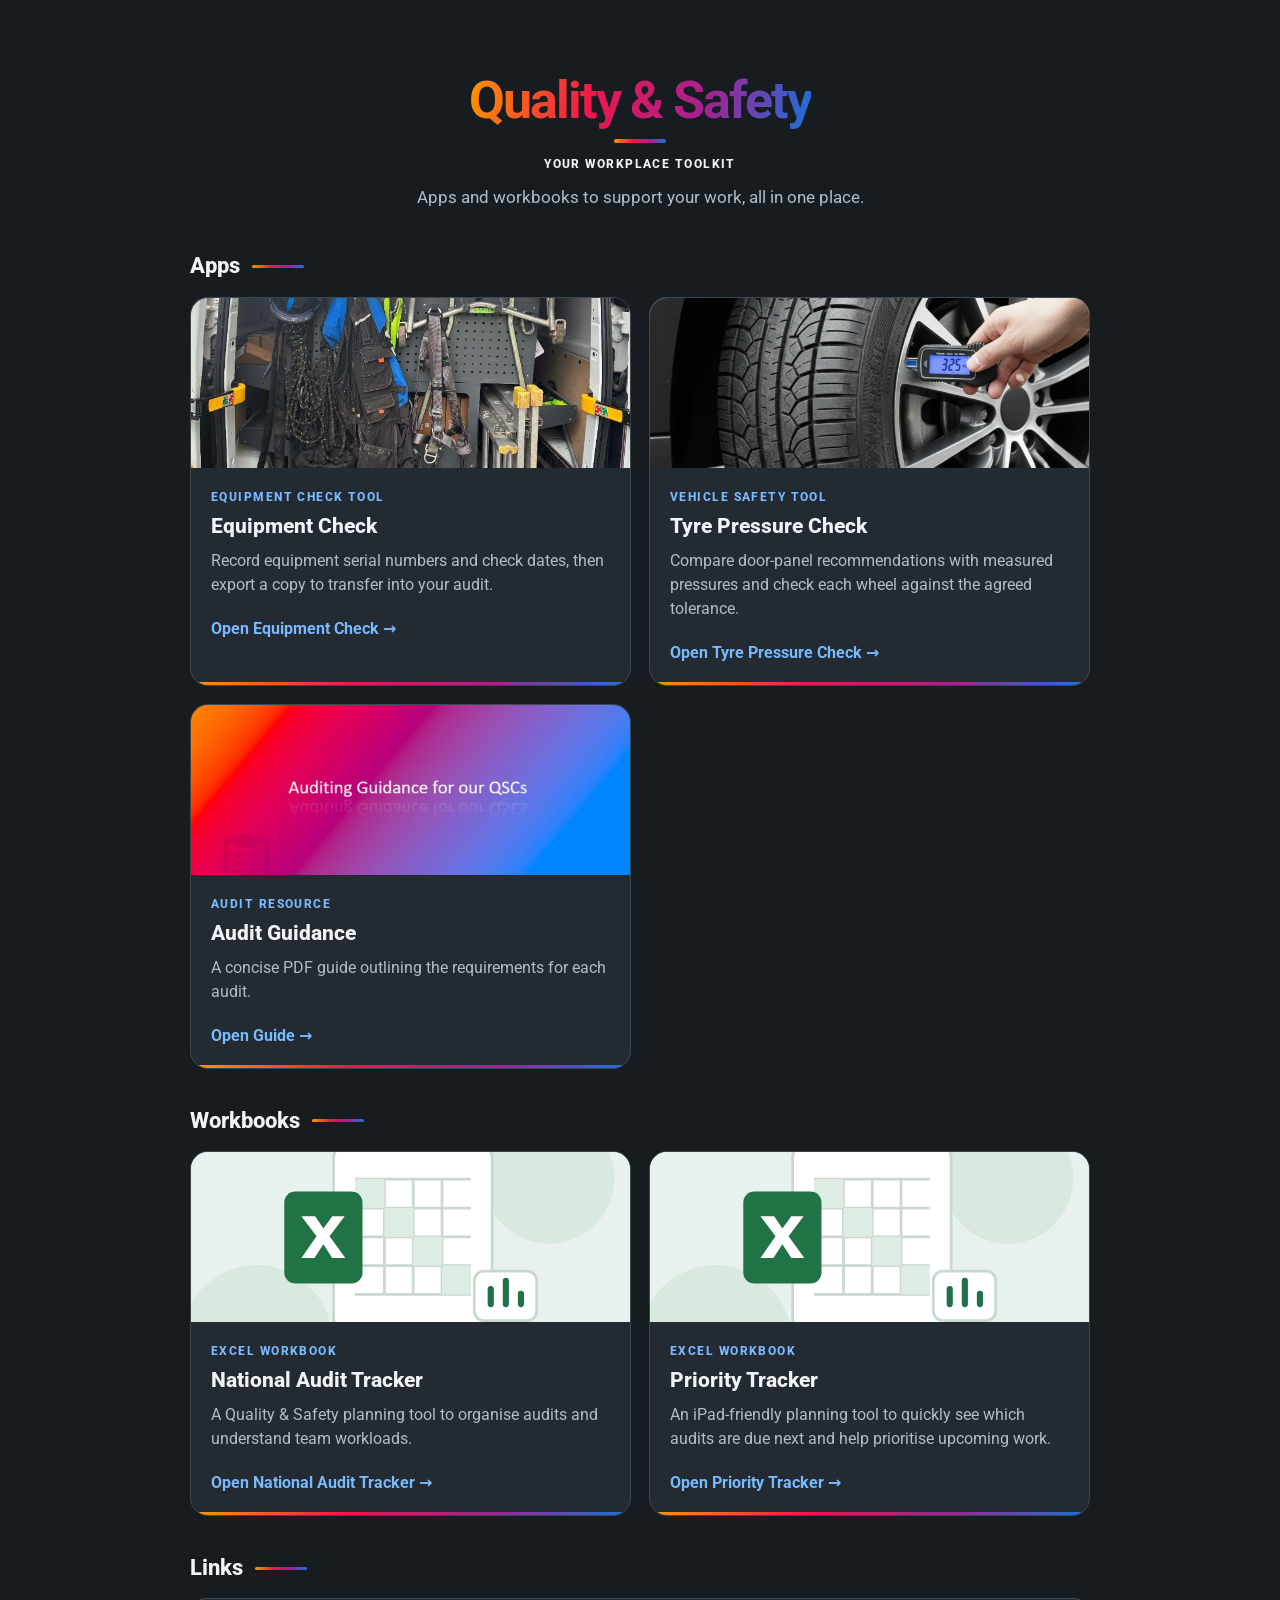
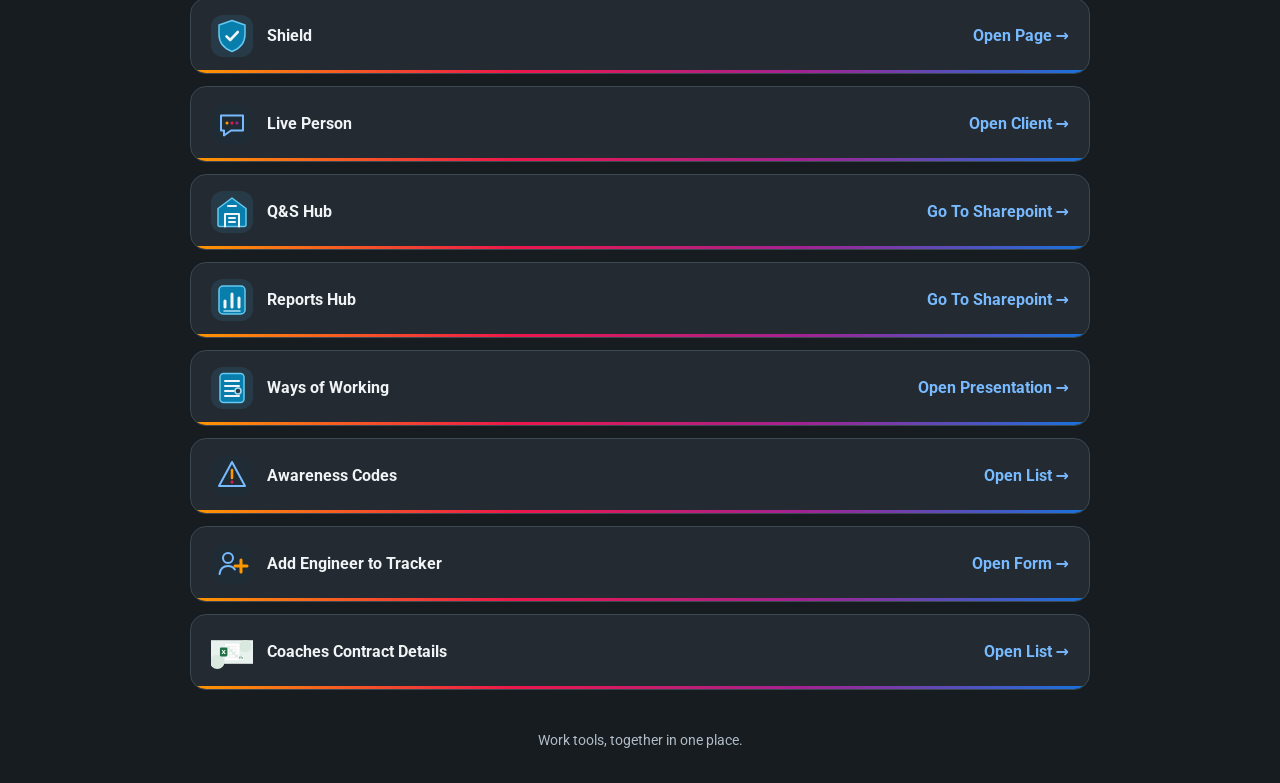
<file: index.html>
<!DOCTYPE html>
<html lang="en">
<head>
  <meta charset="utf-8">
  <meta name="viewport" content="width=device-width, initial-scale=1, viewport-fit=cover">
  <meta name="theme-color" content="#171c21">
  <meta name="description" content="Quality and safety tools and workbooks in one place.">
  <title>Quality &amp; Safety</title>
  <link rel="stylesheet" href="https://fonts.googleapis.com/css2?family=Roboto:wght@400;600;800&display=swap">
  <link rel="stylesheet" href="styles/platform.css">
  <link rel="stylesheet" href="landing.css">
</head>
<body>
  <main>
    <header class="site-header">
      <h1 class="site-title">Quality &amp; Safety</h1>
      <p class="eyebrow">YOUR WORKPLACE TOOLKIT</p>
      <p class="intro">Apps and workbooks to support your work, all in one place.</p>
    </header>

    <!-- App and useful-guide tiles share this section; keep interactive apps in their own folders. -->
    <section class="catalog-section" aria-labelledby="apps-heading">
      <h2 id="apps-heading">Apps</h2>
      <div class="catalog-grid">
        <a class="catalog-card" href="equipment-check/">
          <img
            class="catalog-image"
            src="equipment-check/assets/equipment-check-van.png"
            alt=""
            width="768"
            height="1083"
          >
          <span class="catalog-content">
            <span class="catalog-label">EQUIPMENT CHECK TOOL</span>
            <span class="catalog-title">Equipment Check</span>
            <span class="catalog-description">Record equipment serial numbers and check dates, then export a copy to transfer into your audit.</span>
            <span class="catalog-action">Open Equipment Check <span aria-hidden="true">→</span></span>
          </span>
        </a>
        <a class="catalog-card" href="tyre-pressure-check/">
          <img
            class="catalog-image catalog-image-top"
            src="tyre-pressure-check/assets/tyre-pressure-check.png"
            alt=""
            width="768"
            height="768"
          >
          <span class="catalog-content">
            <span class="catalog-label">VEHICLE SAFETY TOOL</span>
            <span class="catalog-title">Tyre Pressure Check</span>
            <span class="catalog-description">Compare door-panel recommendations with measured pressures and check each wheel against the agreed tolerance.</span>
            <span class="catalog-action">Open Tyre Pressure Check <span aria-hidden="true">→</span></span>
          </span>
        </a>
        <a
          class="catalog-card"
          href="https://skyglobal.sharepoint.com/:b:/r/sites/QSNationalCoaches/Shared%20Documents/Q%20and%20S%20-%20Main/Training/Q3%20Audit%20Guidance%20for%20QSCs.pdf?d=wf3737bda40fc4f33a631d48ffb07ffef&amp;csf=1&amp;web=1&amp;e=mCsLfc"
          target="_blank"
          rel="noopener noreferrer"
        >
          <img
            class="catalog-image"
            src="links/assets/audit-guidance.png"
            alt=""
            width="1350"
            height="768"
          >
          <span class="catalog-content">
            <span class="catalog-label">AUDIT RESOURCE</span>
            <span class="catalog-title">Audit Guidance</span>
            <span class="catalog-description">A concise PDF guide outlining the requirements for each audit.</span>
            <span class="catalog-action">Open Guide <span aria-hidden="true">→</span></span>
          </span>
        </a>
      </div>
    </section>

    <!-- Workbook cards share the app-card layout and can link to approved work locations. -->
    <section class="catalog-section" aria-labelledby="workbooks-heading">
      <h2 id="workbooks-heading">Workbooks</h2>
      <div class="catalog-grid">
        <a
          class="catalog-card"
          href="https://skyglobal.sharepoint.com/:x:/s/QSNationalCoaches/IQB0N6yv2RsvQ5Z-0uAkYiF7AWbfniLiudb1exJeMiKZ8Vo"
          target="_blank"
          rel="noopener noreferrer"
        >
          <img
            class="catalog-image"
            src="workbooks/assets/excel-workbook.svg"
            alt=""
            width="640"
            height="360"
          >
          <span class="catalog-content">
            <span class="catalog-label">EXCEL WORKBOOK</span>
            <span class="catalog-title">National Audit Tracker</span>
            <span class="catalog-description">A Quality &amp; Safety planning tool to organise audits and understand team workloads.</span>
            <span class="catalog-action">Open National Audit Tracker <span aria-hidden="true">→</span></span>
          </span>
        </a>
        <a
          class="catalog-card"
          href="https://skyglobal.sharepoint.com/:x:/s/QSNationalCoaches/IQDEX93-l0mTQLm6oJWFdvWBAWewCSGMO14ppfgNPyi0HMk"
          target="_blank"
          rel="noopener noreferrer"
        >
          <img
            class="catalog-image"
            src="workbooks/assets/excel-workbook.svg"
            alt=""
            width="640"
            height="360"
          >
          <span class="catalog-content">
            <span class="catalog-label">EXCEL WORKBOOK</span>
            <span class="catalog-title">Priority Tracker</span>
            <span class="catalog-description">An iPad-friendly planning tool to quickly see which audits are due next and help prioritise upcoming work.</span>
            <span class="catalog-action">Open Priority Tracker <span aria-hidden="true">→</span></span>
          </span>
        </a>
      </div>
    </section>

    <!-- Use compact rows here for standalone resources that are not full apps or workbooks. -->
    <section class="catalog-section" aria-labelledby="links-heading">
      <h2 id="links-heading">Links</h2>
      <div class="links-list">
        <a
          class="link-card"
          href="https://shield.info-exchange.com/"
          target="_blank"
          rel="noopener noreferrer"
        >
          <span class="link-card-main">
            <img class="link-card-image" src="links/assets/shield-icon.svg" alt="" width="42" height="42">
            <span class="link-card-title">Shield</span>
          </span>
          <span class="link-card-action">Open Page <span aria-hidden="true">→</span></span>
        </a>
        <a
          class="link-card"
          href="https://authentication.liveperson.net/"
          target="_blank"
          rel="noopener noreferrer"
        >
          <span class="link-card-main">
            <img class="link-card-image" src="links/assets/live-person-icon.svg" alt="" width="42" height="42">
            <span class="link-card-title">Live Person</span>
          </span>
          <span class="link-card-action">Open Client <span aria-hidden="true">→</span></span>
        </a>
        <a
          class="link-card"
          href="https://skyglobal.sharepoint.com/sites/QSNationalCoaches/SitePages/Quality-&amp;-Safety-Team-Sharepoint.aspx"
          target="_blank"
          rel="noopener noreferrer"
        >
          <span class="link-card-main">
            <img class="link-card-image" src="links/assets/qs-hub-icon.svg" alt="" width="42" height="42">
            <span class="link-card-title">Q&amp;S Hub</span>
          </span>
          <span class="link-card-action">Go To Sharepoint <span aria-hidden="true">→</span></span>
        </a>
        <a
          class="link-card"
          href="https://skyglobal.sharepoint.com/sites/thehomehub/SitePages/Reports-Hub(1).aspx"
          target="_blank"
          rel="noopener noreferrer"
        >
          <span class="link-card-main">
            <img class="link-card-image" src="links/assets/reports-hub-icon.svg" alt="" width="42" height="42">
            <span class="link-card-title">Reports Hub</span>
          </span>
          <span class="link-card-action">Go To Sharepoint <span aria-hidden="true">→</span></span>
        </a>
        <a
          class="link-card"
          href="https://skyglobal.sharepoint.com/:p:/r/sites/QSNationalCoaches/Shared%20Documents/Q%20and%20S%20-%20Main/Training/Q%26S%20Ways%20of%20Working%20-%20QSC.pptx?d=w51eb3dcd3cc044aca7cced038a2f6cdb&amp;csf=1&amp;web=1&amp;e=PWMqPE"
          target="_blank"
          rel="noopener noreferrer"
        >
          <span class="link-card-main">
            <img class="link-card-image" src="links/assets/ways-of-working-icon.svg" alt="" width="42" height="42">
            <span class="link-card-title">Ways of Working</span>
          </span>
          <span class="link-card-action">Open Presentation <span aria-hidden="true">→</span></span>
        </a>
        <a
          class="link-card"
          href="https://skyglobal.sharepoint.com/:x:/s/QSNationalCoaches/IQBbhH5rU1RbRbM5XQJN4wlLATQQYEfPWMu0d0HdVbTa3Lw"
          target="_blank"
          rel="noopener noreferrer"
        >
          <span class="link-card-main">
            <img class="link-card-image" src="links/assets/awareness-code-icon.svg" alt="" width="42" height="42">
            <span class="link-card-title">Awareness Codes</span>
          </span>
          <span class="link-card-action">Open List <span aria-hidden="true">→</span></span>
        </a>
        <a
          class="link-card"
          href="https://forms.cloud.microsoft/e/98rF9CJZ6R"
          target="_blank"
          rel="noopener noreferrer"
        >
          <span class="link-card-main">
            <img class="link-card-image" src="links/assets/add-engineer-icon.svg" alt="" width="42" height="42">
            <span class="link-card-title">Add Engineer to Tracker</span>
          </span>
          <span class="link-card-action">Open Form <span aria-hidden="true">→</span></span>
        </a>
        <a
          class="link-card"
          href="https://skyglobal.sharepoint.com/:x:/r/sites/QSNationalCoaches/Shared%20Documents/Q%20and%20S%20-%20Main/Q%26S%20Coaches%20Contact%20List.xlsx?d=wc4afa864dff849d3b2e099f21697ab6a&amp;csf=1&amp;web=1&amp;e=7zFfeq"
          target="_blank"
          rel="noopener noreferrer"
        >
          <span class="link-card-main">
            <img class="link-card-image" src="workbooks/assets/excel-workbook.svg" alt="" width="42" height="42">
            <span class="link-card-title">Coaches Contract Details</span>
          </span>
          <span class="link-card-action">Open List <span aria-hidden="true">→</span></span>
        </a>
      </div>
    </section>

    <footer>Work tools, together in one place.</footer>
  </main>
</body>
</html>
</file>
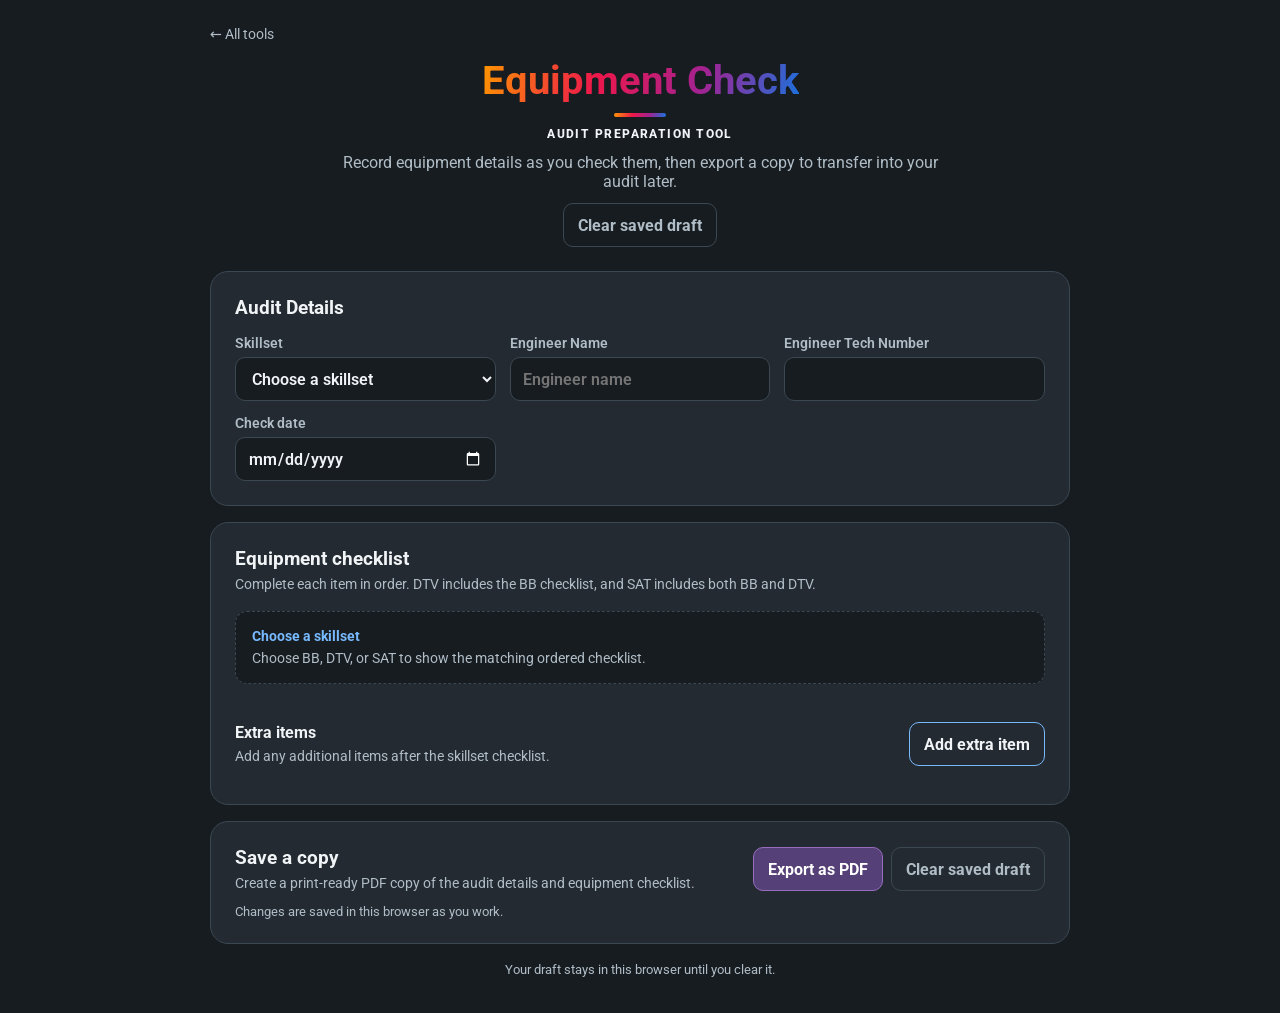
<file: equipment-check/index.html>
<!DOCTYPE html>
<html lang="en">
<head>
  <meta charset="utf-8">
  <meta name="viewport" content="width=device-width, initial-scale=1, viewport-fit=cover">
  <meta name="theme-color" content="#171c21">
  <meta name="description" content="Record equipment serial numbers and check dates for transfer into an audit.">
  <title>Equipment Check | Quality &amp; Safety</title>
  <link rel="stylesheet" href="https://fonts.googleapis.com/css2?family=Roboto:wght@400;600;800&display=swap">
  <link rel="stylesheet" href="../styles/platform.css">
  <link rel="stylesheet" href="css/styles.css">
  <script src="js/app.js" defer></script>
</head>
<body>
  <main class="equipment-app">
    <a class="home-link" href="../">← All tools</a>
    <header class="app-header">
      <h1>Equipment Check</h1>
      <p class="eyebrow">AUDIT PREPARATION TOOL</p>
      <p class="intro">Record equipment details as you check them, then export a copy to transfer into your audit later.</p>
      <button class="text-button clear-draft-top" type="button" data-clear-draft>Clear saved draft</button>
    </header>

    <form id="equipment-form">
      <section class="panel" aria-labelledby="audit-details-heading">
        <h2 id="audit-details-heading">Audit Details</h2>
        <div class="details-grid">
          <label>
            Skillset
            <select id="skillset" name="skillset" required>
              <option value="">Choose a skillset</option>
              <option value="BB">BB</option>
              <option value="DTV">DTV</option>
              <option value="SAT">SAT</option>
            </select>
          </label>
          <label>
            Engineer Name
            <input id="engineer-name" name="engineer-name" type="text" autocomplete="name" placeholder="Engineer name" required>
          </label>
          <label>
            Engineer Tech Number
            <input id="engineer-tech-number" name="engineer-tech-number" type="text" autocomplete="off" required>
          </label>
          <label>
            Check date
            <input id="check-date" name="check-date" type="date" required>
          </label>
        </div>
      </section>

      <section class="panel checklist-panel" aria-labelledby="checklist-heading">
        <div class="section-heading">
          <div>
            <h2 id="checklist-heading">Equipment checklist</h2>
            <p class="section-description">Complete each item in order. DTV includes the BB checklist, and SAT includes both BB and DTV.</p>
          </div>
        </div>
        <div class="template-note">
          <strong id="template-title">Choose a skillset</strong>
          <span id="template-message">Choose BB, DTV, or SAT to show the matching ordered checklist.</span>
        </div>
        <div id="checklist-items" class="checklist-items"></div>

        <div class="section-heading extras-heading">
          <div>
            <h3>Extra items</h3>
            <p class="section-description">Add any additional items after the skillset checklist.</p>
          </div>
          <button class="secondary-button" id="add-item" type="button">Add extra item</button>
        </div>
        <div id="extra-items" class="extra-items"></div>
      </section>

      <p id="missing-items-message" class="missing-items-message" role="alert" hidden>Missing items</p>

      <section class="panel export-panel" aria-labelledby="export-heading">
        <div>
          <h2 id="export-heading">Save a copy</h2>
          <p class="section-description">Create a print-ready PDF copy of the audit details and equipment checklist.</p>
        </div>
        <div class="export-actions">
          <button class="primary-button" type="button" id="export-pdf">Export as PDF</button>
          <button class="text-button" type="button" data-clear-draft>Clear saved draft</button>
        </div>
        <p id="save-status" class="save-status" role="status" aria-live="polite">Changes are saved in this browser as you work.</p>
      </section>
    </form>

    <section id="print-report" class="print-report" aria-labelledby="print-report-title" hidden>
      <header class="print-report-header">
        <p class="print-report-eyebrow">QUALITY &amp; SAFETY · AUDIT RECORD</p>
        <h1 id="print-report-title">Equipment Check</h1>
        <p class="print-report-subtitle">Completed equipment inspection record</p>
      </header>
      <h2 class="print-section-title">Audit details</h2>
      <dl id="print-audit-details" class="print-audit-details"></dl>
      <h2 class="print-section-title">Equipment checklist</h2>
      <table class="print-checklist">
        <thead>
          <tr>
            <th scope="col">Equipment item</th>
            <th scope="col">Recorded details</th>
          </tr>
        </thead>
        <tbody id="print-checklist-items"></tbody>
      </table>
    </section>

    <footer class="app-credit">Your draft stays in this browser until you clear it.</footer>
  </main>
</body>
</html>
</file>
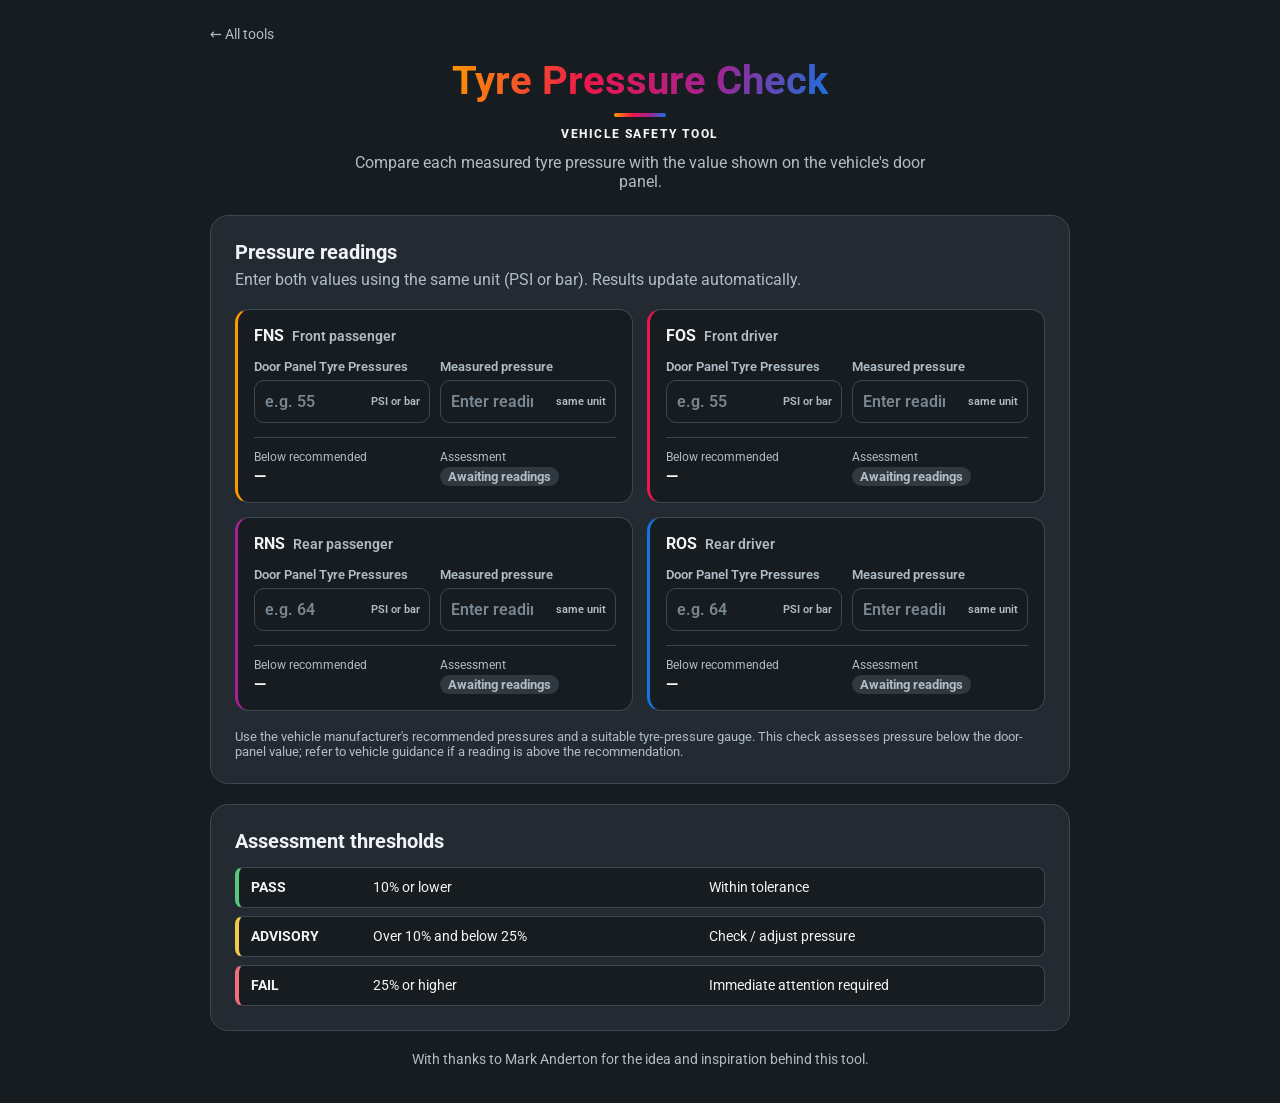
<file: tyre-pressure-check/index.html>
<!DOCTYPE html>
<html lang="en">
<head>
  <meta charset="utf-8">
  <meta name="viewport" content="width=device-width, initial-scale=1, viewport-fit=cover">
  <meta name="theme-color" content="#171c21">
  <meta name="description" content="Compare measured tyre pressures with the vehicle's door-panel recommendations.">
  <title>Tyre Pressure Check | Quality &amp; Safety</title>
  <link rel="stylesheet" href="https://fonts.googleapis.com/css2?family=Roboto:wght@400;600;800&display=swap">
  <link rel="stylesheet" href="../styles/platform.css">
  <link rel="stylesheet" href="css/styles.css">
  <script src="js/app.js" defer></script>
</head>
<body>
  <main class="pressure-app">
    <a class="home-link" href="../">← All tools</a>
    <header class="app-header">
      <h1>Tyre Pressure Check</h1>
      <p class="eyebrow">VEHICLE SAFETY TOOL</p>
      <p class="intro">Compare each measured tyre pressure with the value shown on the vehicle's door panel.</p>
    </header>

    <section class="panel" aria-labelledby="check-heading">
      <div class="panel-heading">
        <div>
          <h2 id="check-heading">Pressure readings</h2>
          <p>Enter both values using the same unit (PSI or bar). Results update automatically.</p>
        </div>
      </div>

      <div class="wheel-list">
        <section class="wheel-card" data-wheel="front-passenger" aria-labelledby="front-passenger-heading">
          <h3 id="front-passenger-heading">FNS <span>Front passenger</span></h3>
          <div class="pressure-fields">
            <label>
              Door Panel Tyre Pressures
              <span class="input-wrap">
                <input data-recommended type="number" min="0" step="any" inputmode="decimal" placeholder="e.g. 55" aria-label="Front passenger door panel tyre pressure">
                <span class="unit">PSI or bar</span>
              </span>
            </label>
            <label>
              Measured pressure
              <span class="input-wrap">
                <input data-measured type="number" min="0" step="any" inputmode="decimal" placeholder="Enter reading" aria-label="Front passenger measured pressure">
                <span class="unit">same unit</span>
              </span>
            </label>
          </div>
          <div class="wheel-result" aria-live="polite">
            <div><span class="result-label">Below recommended</span><strong data-percentage>—</strong></div>
            <div><span class="result-label">Assessment</span><strong class="status status-pending" data-status>Awaiting readings</strong></div>
          </div>
        </section>

        <section class="wheel-card" data-wheel="front-driver" aria-labelledby="front-driver-heading">
          <h3 id="front-driver-heading">FOS <span>Front driver</span></h3>
          <div class="pressure-fields">
            <label>
              Door Panel Tyre Pressures
              <span class="input-wrap">
                <input data-recommended type="number" min="0" step="any" inputmode="decimal" placeholder="e.g. 55" aria-label="Front driver door panel tyre pressure">
                <span class="unit">PSI or bar</span>
              </span>
            </label>
            <label>
              Measured pressure
              <span class="input-wrap">
                <input data-measured type="number" min="0" step="any" inputmode="decimal" placeholder="Enter reading" aria-label="Front driver measured pressure">
                <span class="unit">same unit</span>
              </span>
            </label>
          </div>
          <div class="wheel-result" aria-live="polite">
            <div><span class="result-label">Below recommended</span><strong data-percentage>—</strong></div>
            <div><span class="result-label">Assessment</span><strong class="status status-pending" data-status>Awaiting readings</strong></div>
          </div>
        </section>

        <section class="wheel-card" data-wheel="rear-passenger" aria-labelledby="rear-passenger-heading">
          <h3 id="rear-passenger-heading">RNS <span>Rear passenger</span></h3>
          <div class="pressure-fields">
            <label>
              Door Panel Tyre Pressures
              <span class="input-wrap">
                <input data-recommended type="number" min="0" step="any" inputmode="decimal" placeholder="e.g. 64" aria-label="Rear passenger door panel tyre pressure">
                <span class="unit">PSI or bar</span>
              </span>
            </label>
            <label>
              Measured pressure
              <span class="input-wrap">
                <input data-measured type="number" min="0" step="any" inputmode="decimal" placeholder="Enter reading" aria-label="Rear passenger measured pressure">
                <span class="unit">same unit</span>
              </span>
            </label>
          </div>
          <div class="wheel-result" aria-live="polite">
            <div><span class="result-label">Below recommended</span><strong data-percentage>—</strong></div>
            <div><span class="result-label">Assessment</span><strong class="status status-pending" data-status>Awaiting readings</strong></div>
          </div>
        </section>

        <section class="wheel-card" data-wheel="rear-driver" aria-labelledby="rear-driver-heading">
          <h3 id="rear-driver-heading">ROS <span>Rear driver</span></h3>
          <div class="pressure-fields">
            <label>
              Door Panel Tyre Pressures
              <span class="input-wrap">
                <input data-recommended type="number" min="0" step="any" inputmode="decimal" placeholder="e.g. 64" aria-label="Rear driver door panel tyre pressure">
                <span class="unit">PSI or bar</span>
              </span>
            </label>
            <label>
              Measured pressure
              <span class="input-wrap">
                <input data-measured type="number" min="0" step="any" inputmode="decimal" placeholder="Enter reading" aria-label="Rear driver measured pressure">
                <span class="unit">same unit</span>
              </span>
            </label>
          </div>
          <div class="wheel-result" aria-live="polite">
            <div><span class="result-label">Below recommended</span><strong data-percentage>—</strong></div>
            <div><span class="result-label">Assessment</span><strong class="status status-pending" data-status>Awaiting readings</strong></div>
          </div>
        </section>
      </div>
      <p class="safety-note">Use the vehicle manufacturer's recommended pressures and a suitable tyre-pressure gauge. This check assesses pressure below the door-panel value; refer to vehicle guidance if a reading is above the recommendation.</p>
    </section>

    <section class="panel thresholds" aria-labelledby="thresholds-heading">
      <h2 id="thresholds-heading">Assessment thresholds</h2>
      <div class="threshold-list">
        <div class="threshold-row threshold-pass"><strong>PASS</strong><span>10% or lower</span><span>Within tolerance</span></div>
        <div class="threshold-row threshold-advisory"><strong>ADVISORY</strong><span>Over 10% and below 25%</span><span>Check / adjust pressure</span></div>
        <div class="threshold-row threshold-fail"><strong>FAIL</strong><span>25% or higher</span><span>Immediate attention required</span></div>
      </div>
    </section>

    <footer class="app-credit">With thanks to Mark Anderton for the idea and inspiration behind this tool.</footer>
  </main>
</body>
</html>
</file>
<file: styles/platform.css>
/* Shared theme and base styles; load before each page's app-specific CSS. */
:root {
  color-scheme: dark;
  --bg: #171c21;
  --card: #232a31;
  --ink: #f1f4f6;
  --mute: #b0bdc6;
  --line: #3b4852;
  --brand: #73418f;
  --brand-text: #78baff;
  --brand-orange: #ff9700;
  --brand-red: #ed174b;
  --brand-purple: #a32291;
  --brand-blue: #1674df;
  --brand-gradient: linear-gradient(105deg, #ff9700 0%, #ed174b 36%, #a32291 68%, #1674df 100%);
}

* {
  box-sizing: border-box;
}

html,
body {
  margin: 0;
}

body {
  background: var(--bg);
  color: var(--ink);
  font-family: "Roboto", system-ui, -apple-system, "Segoe UI", sans-serif;
}

.home-link {
  display: inline-block;
  margin-bottom: 8px;
  color: var(--mute);
  font-size: 0.9rem;
  text-decoration: none;
}

.home-link:hover {
  color: var(--brand-text);
}

input:focus-visible,
button:focus-visible {
  outline: 3px solid var(--brand-text);
  outline-offset: 2px;
}
</file>
<file: landing.css>
/* Landing page layout */
body {
  min-height: 100%;
  line-height: 1.5;
  padding: env(safe-area-inset-top, 0) 0 env(safe-area-inset-bottom, 0);
}

main {
  width: min(100% - 36px, 900px);
  margin: 0 auto;
  padding: 64px 0 32px;
}

.site-header {
  margin-bottom: 40px;
  text-align: center;
}

.eyebrow {
  width: fit-content;
  margin-right: auto;
  margin-left: auto;
  color: var(--ink);
  font-size: 0.75rem;
  font-weight: 800;
  letter-spacing: 0.12em;
}

h1 {
  margin: 8px 0;
  font-size: clamp(2rem, 7vw, 3.25rem);
  line-height: 1.1;
  letter-spacing: -0.04em;
}

.site-title {
  width: fit-content;
  margin: 8px auto;
  color: transparent;
  background: var(--brand-gradient);
  background-clip: text;
  -webkit-background-clip: text;
}

.site-title::after {
  content: "";
  display: block;
  width: 52px;
  height: 4px;
  margin: 10px auto 0;
  background: var(--brand-gradient);
  border-radius: 999px;
}

.intro {
  max-width: 34rem;
  margin: 12px auto 0;
  color: var(--mute);
  font-size: 1.05rem;
}

.catalog-section + .catalog-section {
  margin-top: 36px;
}

.catalog-section h2 {
  display: flex;
  align-items: center;
  gap: 12px;
  margin: 0 0 14px;
  font-size: 1.35rem;
  font-weight: 800;
}

.catalog-section h2::after {
  content: "";
  width: 52px;
  height: 3px;
  background: var(--brand-gradient);
  border-radius: 999px;
}

.links-list {
  display: grid;
  grid-template-columns: minmax(0, 1fr);
  gap: 12px;
}

.link-card {
  position: relative;
  display: flex;
  align-items: center;
  justify-content: space-between;
  gap: 16px;
  width: 100%;
  min-width: 0;
  min-height: 74px;
  padding: 16px 20px;
  overflow: hidden;
  color: inherit;
  text-decoration: none;
  background: var(--card);
  border: 1px solid var(--line);
  border-radius: 16px;
  transition: border-color 150ms ease, transform 150ms ease;
}

.link-card::before,
.catalog-card::before {
  position: absolute;
  height: 3px;
  background: var(--brand-gradient);
  content: "";
  pointer-events: none;
}

/* Clip the full-width accent to the link row's rounded inner edge. */
.link-card::before {
  right: 0;
  bottom: 0;
  left: 0;
  border-radius: 0 0 15px 15px;
}

.link-card-main {
  display: flex;
  align-items: center;
  gap: 14px;
  min-width: 0;
}

.link-card-image {
  display: block;
  width: 42px;
  height: 42px;
  flex: 0 0 42px;
}

.link-card:hover {
  border-color: var(--brand);
  transform: translateY(-2px);
}

.link-card:focus-visible {
  outline: 3px solid var(--brand-text);
  outline-offset: 3px;
}

.link-card-title {
  font-weight: 700;
}

.link-card-action {
  flex: 0 0 auto;
  color: var(--brand-text);
  font-weight: 700;
}

.catalog-grid {
  display: grid;
  grid-template-columns: repeat(auto-fit, minmax(min(100%, 300px), 1fr));
  gap: 18px;
}

.catalog-card {
  position: relative;
  display: flex;
  flex-direction: column;
  width: 100%;
  min-width: 0;
  max-width: 100%;
  overflow: hidden;
  color: inherit;
  text-decoration: none;
  background: var(--card);
  border: 1px solid var(--line);
  border-radius: 18px;
  transition: border-color 150ms ease, transform 150ms ease;
}

.catalog-card::before {
  right: 0;
  bottom: 0;
  left: 0;
  border-radius: 0 0 17px 17px;
}

.catalog-card:hover {
  border-color: var(--brand);
  transform: translateY(-2px);
}

.catalog-card:focus-visible {
  outline: 3px solid var(--brand-text);
  outline-offset: 3px;
}

.catalog-image {
  display: block;
  width: 100%;
  height: 170px;
  object-fit: cover;
  background: #e8f1ed;
}

.catalog-image-top {
  object-position: center -60px;
}

.catalog-content {
  display: flex;
  flex-direction: column;
  align-items: flex-start;
  min-width: 0;
  min-height: 190px;
  padding: 20px;
}

.catalog-label {
  color: var(--brand-text);
  font-size: 0.75rem;
  font-weight: 800;
  letter-spacing: 0.12em;
}

.catalog-title {
  margin-top: 8px;
  font-size: 1.3rem;
  font-weight: 800;
  line-height: 1.2;
}

.catalog-description {
  margin-top: 10px;
  color: var(--mute);
}

.catalog-action {
  margin-top: auto;
  padding-top: 20px;
  color: var(--brand-text);
  font-weight: 700;
}

footer {
  margin-top: 40px;
  color: var(--mute);
  font-size: 0.85rem;
  text-align: center;
}

@media (max-width: 600px) {
  main {
    padding-top: 40px;
  }

  .catalog-section + .catalog-section {
    margin-top: 28px;
  }

  .catalog-image {
    height: 160px;
  }

  .catalog-image-top {
    object-position: center 35%;
  }

  .catalog-content {
    min-height: 0;
  }

  .catalog-action {
    margin-top: 4px;
  }

  .link-card {
    gap: 8px;
    min-height: 74px;
    padding: 14px 16px;
  }
}

@media (prefers-reduced-motion: reduce) {
  .catalog-card,
  .link-card {
    transition: none;
  }
}
</file>
<file: equipment-check/css/styles.css>
.equipment-app {
  width: min(100% - 32px, 860px);
  margin: 0 auto;
  padding: 24px 0 36px;
}

.app-header {
  margin: 0 0 24px;
  text-align: center;
}

.app-header h1 {
  width: fit-content;
  margin: 8px auto;
  color: transparent;
  background: var(--brand-gradient);
  background-clip: text;
  -webkit-background-clip: text;
  font-size: clamp(1.8rem, 6vw, 2.5rem);
  line-height: 1.1;
}

.app-header h1::after {
  content: "";
  display: block;
  width: 52px;
  height: 4px;
  margin: 10px auto 0;
  background: var(--brand-gradient);
  border-radius: 999px;
}

.app-header .eyebrow {
  width: fit-content;
  margin: 10px auto 8px;
  color: var(--ink);
  font-size: 0.75rem;
  font-weight: 800;
  letter-spacing: 0.12em;
}

.app-header .intro {
  max-width: 38rem;
  margin: 12px auto 0;
  color: var(--mute);
}

.clear-draft-top {
  display: block;
  margin: 12px auto 0;
}

.equipment-app form {
  display: grid;
  gap: 16px;
}

.panel {
  padding: clamp(16px, 4vw, 24px);
  background: var(--card);
  border: 1px solid var(--line);
  border-radius: 18px;
}

.panel h2,
.panel h3 {
  margin: 0;
  font-size: 1.2rem;
}

.panel h3 {
  font-size: 1rem;
}

.details-grid {
  display: grid;
  grid-template-columns: repeat(3, minmax(0, 1fr));
  gap: 14px;
  margin-top: 16px;
}

.details-grid label,
.item-fields label {
  display: grid;
  gap: 6px;
  min-width: 0;
  color: var(--mute);
  font-size: 0.85rem;
  font-weight: 600;
}

.details-grid input,
.details-grid select,
.item-fields input,
.item-fields textarea {
  width: 100%;
  min-width: 0;
  min-height: 44px;
  padding: 10px 12px;
  color: var(--ink);
  font: inherit;
  background: var(--bg);
  border: 1px solid var(--line);
  border-radius: 10px;
}

.details-grid input[type="date"],
.checklist-fields input[type="date"],
.item-fields input[type="date"] {
  /* Keep iOS Safari's native date controls inside their grid column. */
  display: block;
  width: 100%;
  max-width: 100%;
  min-width: 0;
  box-sizing: border-box;
  -webkit-appearance: none;
  appearance: none;
}

.item-fields textarea {
  min-height: 44px;
  resize: vertical;
}

.details-grid input:focus-visible,
.details-grid select:focus-visible,
.item-fields input:focus-visible,
.item-fields textarea:focus-visible {
  outline: 3px solid var(--brand-text);
  outline-offset: 2px;
}

.section-heading {
  display: flex;
  align-items: center;
  justify-content: space-between;
  gap: 16px;
}

.section-description {
  margin: 6px 0 0;
  color: var(--mute);
  font-size: 0.9rem;
}

.template-note {
  display: grid;
  gap: 5px;
  margin-top: 18px;
  padding: 16px;
  color: var(--mute);
  background: var(--bg);
  border: 1px dashed var(--line);
  border-radius: 12px;
  font-size: 0.9rem;
}

.template-note strong {
  color: var(--brand-text);
}

.checklist-items {
  display: grid;
  gap: 12px;
  margin-top: 14px;
}

.checklist-item {
  min-width: 0;
  padding: 16px;
  background: var(--bg);
  border: 1px solid var(--line);
  border-left: 3px solid var(--brand-blue);
  border-radius: 12px;
}

.checklist-item h3 {
  margin: 0 0 12px;
  font-size: 0.95rem;
}

.checklist-fields {
  display: grid;
  grid-template-columns: repeat(auto-fit, minmax(min(100%, 190px), 1fr));
  gap: 12px;
}

.checklist-fields label {
  display: grid;
  gap: 6px;
  min-width: 0;
  color: var(--mute);
  font-size: 0.85rem;
  font-weight: 600;
}

.checklist-fields label[hidden] {
  display: none;
}

.checklist-fields input,
.checklist-fields select,
.checklist-fields textarea {
  width: 100%;
  min-width: 0;
  min-height: 44px;
  padding: 10px 12px;
  color: var(--ink);
  font: inherit;
  background: var(--bg);
  border: 1px solid var(--line);
  border-radius: 10px;
}

.details-grid input,
.details-grid select,
.item-fields input,
.item-fields textarea,
.checklist-fields input,
.checklist-fields select,
.checklist-fields textarea {
  font-size: 16px;
}

.checklist-fields textarea {
  resize: vertical;
}

.checklist-fields input:focus-visible,
.checklist-fields select:focus-visible,
.checklist-fields textarea:focus-visible {
  outline: 3px solid var(--brand-text);
  outline-offset: 2px;
}

.extras-heading {
  margin-top: 24px;
}

.secondary-button,
.primary-button,
.text-button,
.remove-item {
  min-height: 44px;
  padding: 9px 14px;
  color: var(--ink);
  font: inherit;
  font-weight: 700;
  border-radius: 10px;
  cursor: pointer;
}

.secondary-button {
  flex: 0 0 auto;
  background: transparent;
  border: 1px solid var(--brand-text);
}

.secondary-button:hover {
  background: #243648;
}

.extra-items {
  display: grid;
  gap: 12px;
  margin-top: 14px;
}

.extra-item {
  padding: 16px;
  background: var(--bg);
  border: 1px solid var(--line);
  border-left: 3px solid var(--brand-purple);
  border-radius: 12px;
}

.extra-item-header {
  display: flex;
  align-items: center;
  justify-content: space-between;
  gap: 12px;
  margin-bottom: 12px;
}

.extra-item-header h4 {
  margin: 0;
  font-size: 0.95rem;
}

.remove-item {
  min-height: 36px;
  padding: 6px 10px;
  color: var(--mute);
  background: transparent;
  border: 1px solid var(--line);
}

.remove-item:hover {
  color: var(--ink);
  border-color: var(--brand-red);
}

.item-fields {
  display: grid;
  grid-template-columns: repeat(3, minmax(0, 1fr));
  gap: 12px;
}

.item-fields .notes-field {
  grid-column: 1 / -1;
}

.export-panel {
  display: grid;
  grid-template-columns: minmax(0, 1fr) auto;
  align-items: center;
  gap: 12px 20px;
}

.missing-items-message {
  margin: 0;
  padding: 12px 16px;
  color: #ffd2d8;
  background: #48232b;
  border: 1px solid #a84255;
  border-radius: 12px;
  font-weight: 700;
  text-align: center;
}

.missing-items-message[hidden] {
  display: none;
}

.export-actions {
  display: flex;
  flex-wrap: wrap;
  justify-content: flex-end;
  gap: 8px;
}

.primary-button {
  color: #fff;
  background: #554077;
  border: 1px solid #986dc0;
}

.primary-button:hover {
  background: #684c8e;
}

.text-button {
  color: var(--mute);
  background: transparent;
  border: 1px solid var(--line);
}

.text-button:hover {
  color: var(--ink);
  border-color: var(--brand-text);
}

.save-status {
  grid-column: 1 / -1;
  margin: 0;
  color: var(--mute);
  font-size: 0.82rem;
}

.app-credit {
  margin-top: 18px;
  color: var(--mute);
  font-size: 0.82rem;
  text-align: center;
}

@media (max-width: 640px) {
  .equipment-app {
    width: min(100% - 24px, 860px);
    padding-top: 16px;
  }

  .clear-draft-top {
    margin-top: 28px;
  }

  .details-grid,
  .item-fields {
    grid-template-columns: minmax(0, 1fr);
  }

  .item-fields .notes-field {
    grid-column: auto;
  }

  .export-panel {
    grid-template-columns: minmax(0, 1fr);
  }

  .export-actions {
    justify-content: stretch;
  }

  .export-actions button {
    flex: 1 1 auto;
  }

  .extras-heading {
    align-items: flex-start;
  }
}

@media (prefers-reduced-motion: reduce) {
  *,
  *::before,
  *::after {
    scroll-behavior: auto !important;
    transition-duration: 0.01ms !important;
  }
}

@media print {
  @page {
    size: A4 portrait;
    margin: 14mm 13mm 16mm;
  }

  body {
    color: #111;
    background: #fff;
    font: 9.5pt/1.4 Arial, sans-serif;
    -webkit-print-color-adjust: exact;
    print-color-adjust: exact;
  }

  .equipment-app {
    width: 100%;
    margin: 0;
    padding: 0;
  }

  .home-link,
  .app-header,
  #equipment-form,
  .app-credit {
    display: none !important;
  }

  .print-report,
  .print-report[hidden] {
    display: block !important;
  }

  .print-report h1 {
    margin: 0;
    color: #142432;
    font-size: 25pt;
    line-height: 1.1;
  }

  .print-report-header {
    margin-bottom: 20px;
    padding-bottom: 14px;
    border-bottom: 3px solid #1674df;
  }

  .print-report-eyebrow {
    margin: 0 0 6px;
    color: #315a7d;
    font-size: 8pt;
    font-weight: 700;
    letter-spacing: 0.12em;
  }

  .print-report-subtitle {
    margin: 6px 0 0;
    color: #53616c;
    font-size: 10pt;
  }

  .print-report .print-section-title {
    margin: 18px 0 8px;
    padding-bottom: 5px;
    color: #142432;
    border-bottom: 1px solid #b8c5ce;
    font-size: 13pt;
  }

  .print-audit-details {
    display: grid;
    grid-template-columns: repeat(2, minmax(0, 1fr));
    gap: 0 18px;
    margin: 0;
  }

  .print-audit-details dt {
    margin-top: 8px;
    color: #53616c;
    font-size: 8pt;
    font-weight: 700;
    text-transform: uppercase;
  }

  .print-audit-details dd {
    margin: 1px 0 0;
    color: #111;
    font-size: 10pt;
    font-weight: 600;
  }

  .print-checklist {
    width: 100%;
    border-collapse: collapse;
    table-layout: fixed;
  }

  .print-checklist th,
  .print-checklist td {
    padding: 7px 8px;
    border: 1px solid #c5cdd3;
    color: #111;
    text-align: left;
    vertical-align: top;
    overflow-wrap: anywhere;
  }

  .print-checklist thead {
    display: table-header-group;
    background: #eaf1f6;
  }

  .print-checklist thead th {
    color: #142432;
    font-size: 8pt;
    text-transform: uppercase;
    letter-spacing: 0.04em;
  }

  .print-checklist tbody tr:nth-child(even) {
    background: #f5f7f8;
  }

  .print-checklist tr {
    break-inside: avoid;
  }

  .print-checklist th:first-child {
    width: 38%;
    font-weight: 700;
  }

  .print-checklist-detail + .print-checklist-detail {
    margin-top: 5px;
  }

  .print-checklist-detail {
    display: block;
    line-height: 1.5;
  }

  .print-checklist-detail strong {
    color: #344b5c;
  }
}
</file>
<file: tyre-pressure-check/css/styles.css>
.pressure-app {
  width: min(100% - 32px, 860px);
  margin: 0 auto;
  padding: 24px 0 36px;
}

.app-header {
  margin: 0 0 24px;
  text-align: center;
}

.app-header .eyebrow {
  width: fit-content;
  margin: 10px auto 8px;
  color: var(--ink);
  font-size: 0.75rem;
  font-weight: 800;
  letter-spacing: 0.12em;
}

.app-header h1 {
  width: fit-content;
  margin: 8px auto;
  color: transparent;
  background: var(--brand-gradient);
  background-clip: text;
  -webkit-background-clip: text;
  font-size: clamp(1.8rem, 6vw, 2.5rem);
  line-height: 1.1;
}

.app-header h1::after {
  content: "";
  display: block;
  width: 52px;
  height: 4px;
  margin: 10px auto 0;
  background: var(--brand-gradient);
  border-radius: 999px;
}

.app-header .intro {
  max-width: 38rem;
  margin: 12px auto 0;
  color: var(--mute);
}

.panel {
  padding: clamp(16px, 4vw, 24px);
  background: var(--card);
  border: 1px solid var(--line);
  border-radius: 18px;
}

.panel + .panel {
  margin-top: 20px;
}

.panel h2 {
  margin: 0;
  font-size: 1.25rem;
}

.panel-heading p {
  margin: 6px 0 0;
  color: var(--mute);
}

.wheel-list {
  display: grid;
  grid-template-columns: repeat(2, minmax(0, 1fr));
  gap: 14px;
  margin-top: 20px;
}

.wheel-card {
  min-width: 0;
  padding: 16px;
  background: var(--bg);
  border: 1px solid var(--line);
  border-left: 3px solid var(--brand-purple);
  border-radius: 14px;
}

.wheel-card:nth-child(4n + 1) {
  border-left-color: var(--brand-orange);
}

.wheel-card:nth-child(4n + 2) {
  border-left-color: var(--brand-red);
}

.wheel-card:nth-child(4n + 3) {
  border-left-color: var(--brand-purple);
}

.wheel-card:nth-child(4n) {
  border-left-color: var(--brand-blue);
}

.wheel-card h3 {
  display: flex;
  align-items: baseline;
  gap: 8px;
  margin: 0 0 14px;
  font-size: 1rem;
}

.wheel-card h3 > span {
  color: var(--mute);
  font-size: 0.9rem;
  font-weight: 600;
}

.pressure-fields {
  display: grid;
  grid-template-columns: repeat(2, minmax(0, 1fr));
  gap: 10px;
}

.pressure-fields label {
  min-width: 0;
  color: var(--mute);
  font-size: 0.82rem;
  font-weight: 600;
}

.input-wrap {
  display: flex;
  align-items: center;
  min-width: 0;
  margin-top: 6px;
  background: var(--bg);
  border: 1px solid var(--line);
  border-radius: 10px;
}

.input-wrap:focus-within {
  border-color: var(--brand-text);
  box-shadow: 0 0 0 2px color-mix(in srgb, var(--brand-text) 30%, transparent);
}

.input-wrap input {
  width: 100%;
  min-width: 0;
  padding: 11px 8px 11px 10px;
  color: var(--ink);
  font: inherit;
  font-size: 1rem;
  background: transparent;
  border: 0;
  outline: 0;
}

.input-wrap input::placeholder {
  color: #788791;
  opacity: 1;
}

.unit {
  flex: 0 0 auto;
  padding-right: 9px;
  color: var(--mute);
  font-size: 0.7rem;
}

.wheel-result {
  display: grid;
  grid-template-columns: minmax(0, 1fr) minmax(0, 1fr);
  gap: 10px;
  margin-top: 14px;
  padding-top: 12px;
  border-top: 1px solid var(--line);
}

.wheel-result > div {
  display: flex;
  flex-direction: column;
  gap: 3px;
}

.result-label {
  color: var(--mute);
  font-size: 0.75rem;
}

.wheel-result strong {
  overflow-wrap: anywhere;
  font-size: 1rem;
}

.status {
  width: fit-content;
  padding: 2px 8px;
  border-radius: 999px;
  font-size: 0.8rem !important;
}

.status-pending {
  color: var(--mute);
  background: #303940;
}

.status-pass {
  color: #a9edbb;
  background: #174e34;
}

.status-advisory {
  color: #ffe294;
  background: #604d16;
}

.status-fail {
  color: #ffc0c5;
  background: #642b32;
}

.safety-note {
  margin: 18px 0 0;
  color: var(--mute);
  font-size: 0.82rem;
}

.thresholds h2 {
  margin-bottom: 14px;
}

.threshold-list {
  display: grid;
  gap: 8px;
}

.threshold-row {
  display: grid;
  grid-template-columns: 110px minmax(0, 1fr) minmax(0, 1fr);
  gap: 12px;
  align-items: center;
  padding: 11px 12px;
  color: var(--ink);
  background: var(--bg);
  border: 1px solid var(--line);
  border-left: 4px solid;
  border-radius: 8px;
  font-size: 0.9rem;
}

.threshold-pass {
  border-left-color: #57c77b;
}

.threshold-advisory {
  border-left-color: #f0c84b;
}

.threshold-fail {
  border-left-color: #f16f7c;
}

.app-credit {
  margin-top: 20px;
  color: var(--mute);
  font-size: 0.85rem;
  text-align: center;
}

@media (max-width: 700px) {
  .wheel-list {
    grid-template-columns: minmax(0, 1fr);
  }
}

@media (max-width: 520px) {
  .pressure-app {
    width: min(100% - 24px, 860px);
    padding-top: 16px;
  }

  .wheel-card {
    padding: 14px;
  }

  .pressure-fields {
    grid-template-columns: minmax(0, 1fr);
    gap: 12px;
  }

  .input-wrap input {
    min-height: 44px;
    padding-left: 12px;
    font-size: 1.05rem;
  }

  .threshold-row {
    grid-template-columns: 1fr;
    gap: 3px;
    padding: 10px 12px;
  }
}

@media (prefers-reduced-motion: reduce) {
  *,
  *::before,
  *::after {
    scroll-behavior: auto !important;
    transition-duration: 0.01ms !important;
  }
}
</file>
